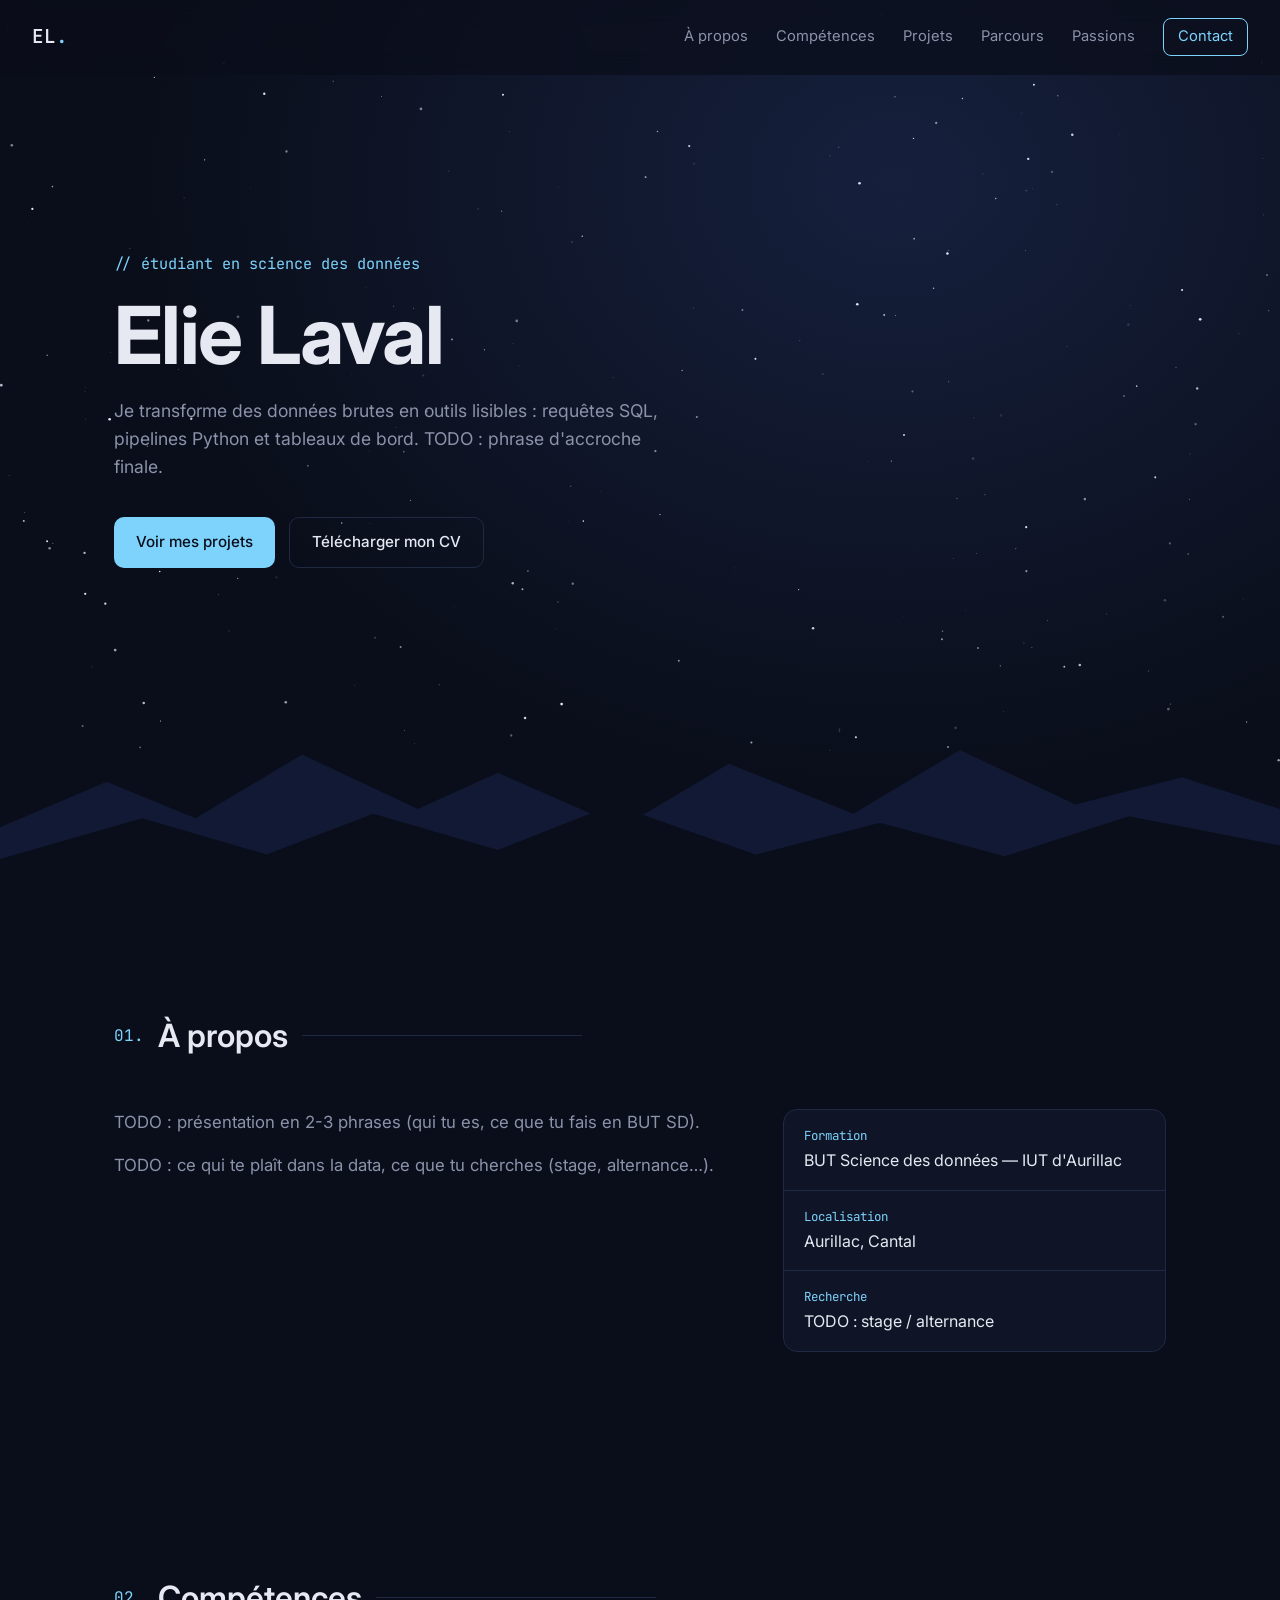
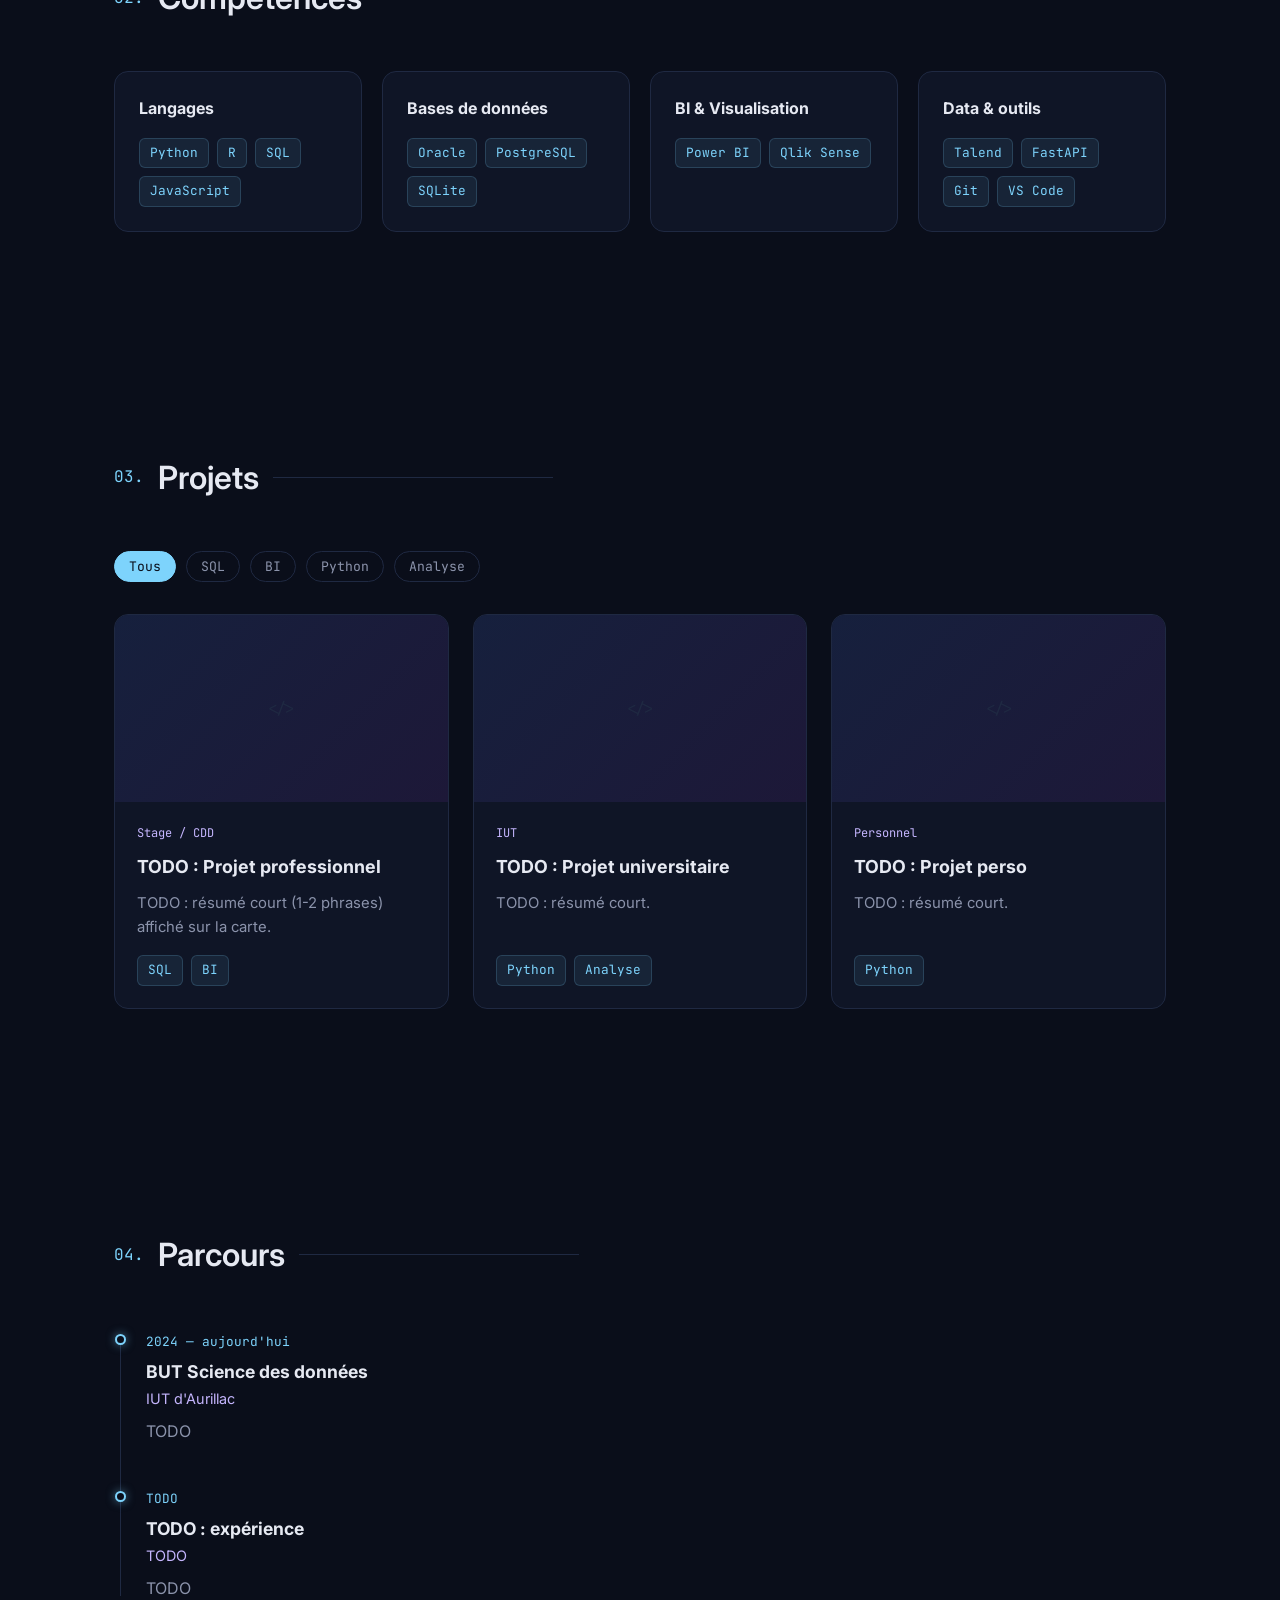
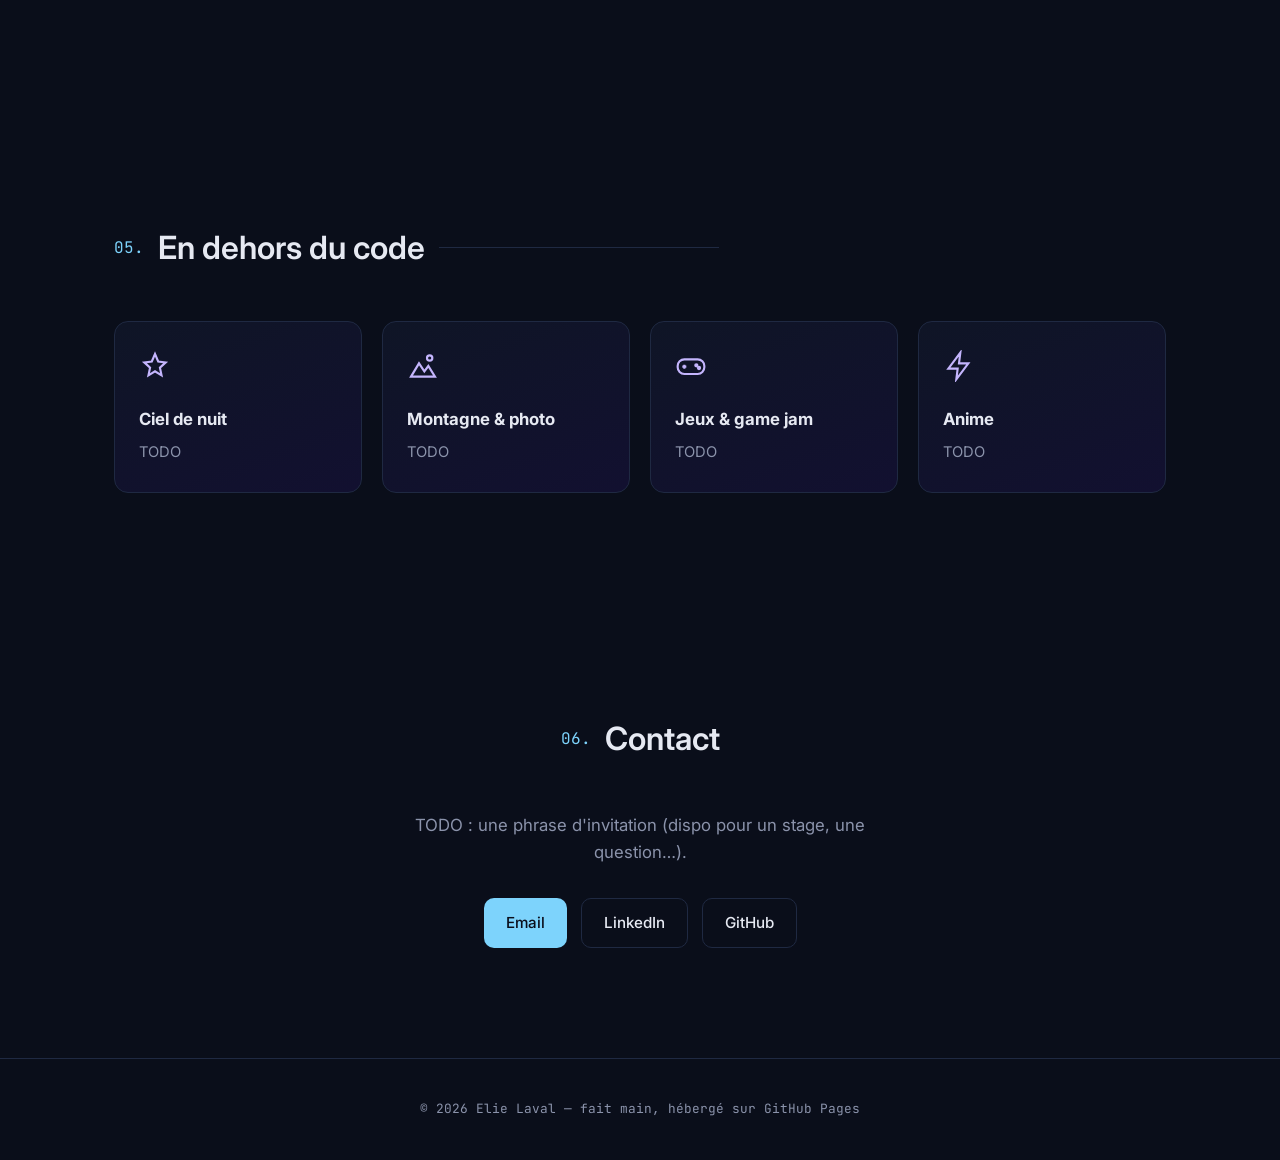
<file: index.html>
<!doctype html>
<html lang="fr">
<head>
  <meta charset="utf-8">
  <meta name="viewport" content="width=device-width, initial-scale=1">
  <title>Elie Laval — Portfolio Data</title>
  <meta name="description" content="Portfolio d'Elie Laval, étudiant en BUT Science des données à l'IUT d'Aurillac.">
  <link rel="preconnect" href="https://fonts.googleapis.com">
  <link rel="preconnect" href="https://fonts.gstatic.com" crossorigin>
  <link href="https://fonts.googleapis.com/css2?family=Inter:wght@400;500;600;700&family=JetBrains+Mono:wght@400;500&display=swap" rel="stylesheet">
  <link rel="stylesheet" href="css/style.css">
</head>
<body>
  <!-- ===== NAVIGATION ===== -->
  <header class="nav">
    <a href="#accueil" class="nav__logo">EL<span>.</span></a>
    <button class="nav__toggle" aria-label="Ouvrir le menu" aria-expanded="false">
      <span></span><span></span>
    </button>
    <nav class="nav__links">
      <a href="#apropos">À propos</a>
      <a href="#competences">Compétences</a>
      <a href="#projets">Projets</a>
      <a href="#parcours">Parcours</a>
      <a href="#passions">Passions</a>
      <a href="#contact" class="nav__cta">Contact</a>
    </nav>
  </header>

  <main>
    <!-- ===== ACCUEIL ===== -->
    <section id="accueil" class="hero">
      <canvas id="stars" aria-hidden="true"></canvas>
      <div class="hero__content container">
        <p class="mono hero__kicker" id="hero-kicker"></p>
        <h1 class="hero__title" id="hero-name"></h1>
        <p class="hero__subtitle" id="hero-tagline"></p>
        <div class="hero__actions">
          <a href="#projets" class="btn btn--primary">Voir mes projets</a>
          <a href="#" class="btn btn--ghost" id="hero-cv" target="_blank" rel="noopener">Télécharger mon CV</a>
        </div>
      </div>
      <svg class="hero__mountains" viewBox="0 0 1440 220" preserveAspectRatio="none" aria-hidden="true">
        <path class="m-back" d="M0 220 L0 140 L120 90 L220 130 L340 60 L470 120 L560 80 L700 140 L820 70 L960 125 L1080 55 L1210 115 L1330 85 L1440 120 L1440 220 Z"/>
        <path class="m-front" d="M0 220 L0 175 L160 130 L300 170 L420 125 L560 165 L690 115 L850 170 L990 135 L1130 172 L1270 128 L1440 160 L1440 220 Z"/>
      </svg>
    </section>

    <!-- ===== À PROPOS ===== -->
    <section id="apropos" class="section container">
      <h2 class="section__title"><span class="mono">01.</span> À propos</h2>
      <div class="about">
        <div class="about__text" id="about-text"></div>
        <ul class="about__facts" id="about-facts"></ul>
      </div>
    </section>

    <!-- ===== COMPÉTENCES ===== -->
    <section id="competences" class="section container">
      <h2 class="section__title"><span class="mono">02.</span> Compétences</h2>
      <div class="skills" id="skills"></div>
    </section>

    <!-- ===== PROJETS ===== -->
    <section id="projets" class="section container">
      <h2 class="section__title"><span class="mono">03.</span> Projets</h2>
      <div class="filters" id="filters" role="tablist"></div>
      <div class="projects" id="projects"></div>
    </section>

    <!-- ===== PARCOURS ===== -->
    <section id="parcours" class="section container">
      <h2 class="section__title"><span class="mono">04.</span> Parcours</h2>
      <ol class="timeline" id="timeline"></ol>
    </section>

    <!-- ===== PASSIONS ===== -->
    <section id="passions" class="section container">
      <h2 class="section__title"><span class="mono">05.</span> En dehors du code</h2>
      <div class="passions" id="passions-list"></div>
    </section>

    <!-- ===== CONTACT ===== -->
    <section id="contact" class="section container contact">
      <h2 class="section__title section__title--center"><span class="mono">06.</span> Contact</h2>
      <p class="contact__text" id="contact-text"></p>
      <div class="contact__links" id="contact-links"></div>
    </section>
  </main>

  <footer class="footer">
    <p class="mono">© <span id="year"></span> Elie Laval — fait main, hébergé sur GitHub Pages</p>
  </footer>

  <script src="js/data.js"></script>
  <script src="js/stars.js"></script>
  <script src="js/main.js"></script>
</body>
</html>
</file>
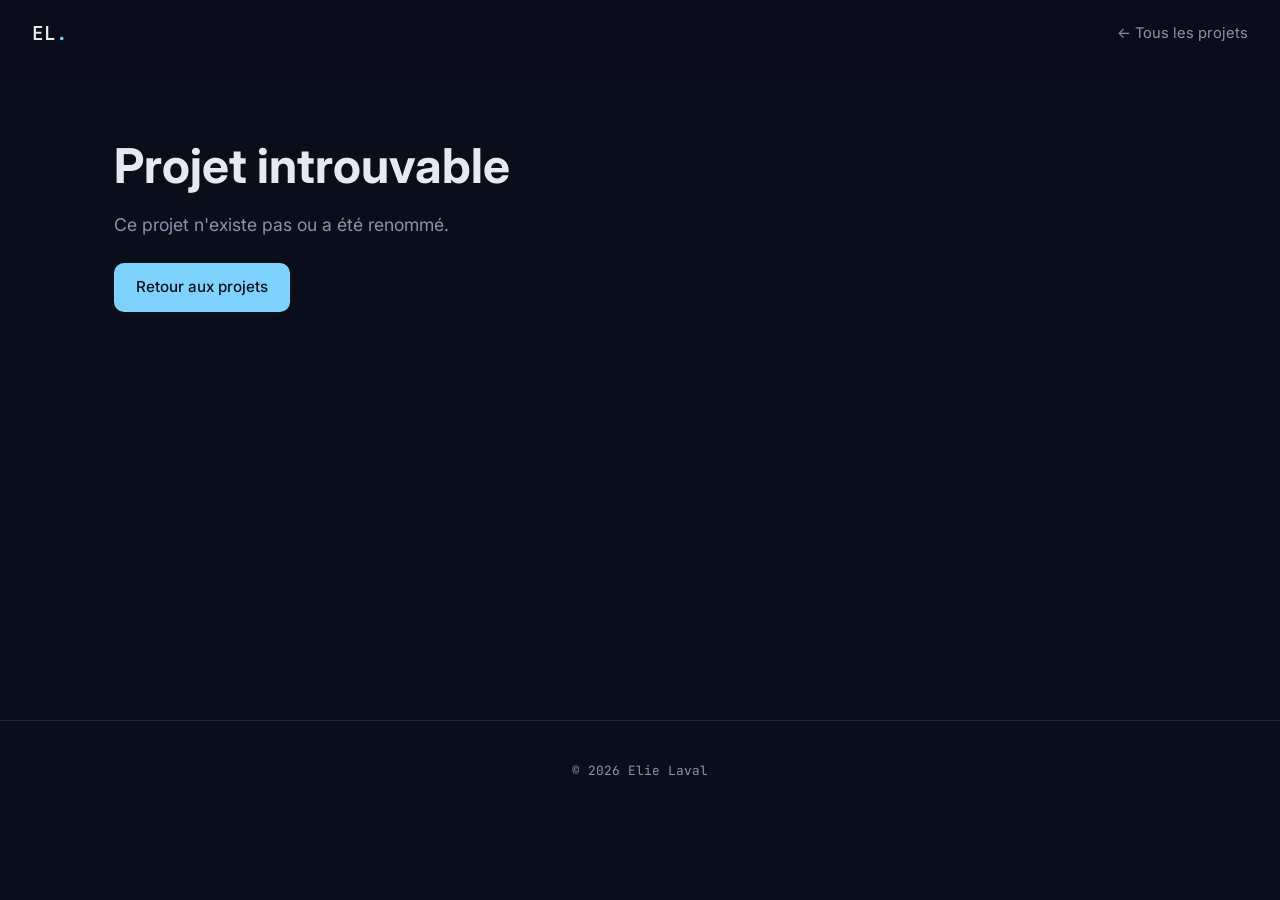
<file: projet.html>
<!doctype html>
<html lang="fr">
<head>
  <meta charset="utf-8">
  <meta name="viewport" content="width=device-width, initial-scale=1">
  <title>Projet — Elie Laval</title>
  <link rel="preconnect" href="https://fonts.googleapis.com">
  <link rel="preconnect" href="https://fonts.gstatic.com" crossorigin>
  <link href="https://fonts.googleapis.com/css2?family=Inter:wght@400;500;600;700&family=JetBrains+Mono:wght@400;500&display=swap" rel="stylesheet">
  <link rel="stylesheet" href="css/style.css">
</head>
<body class="page-project">
  <header class="nav">
    <a href="index.html" class="nav__logo">EL<span>.</span></a>
    <nav class="nav__links nav__links--static">
      <a href="index.html#projets">← Tous les projets</a>
    </nav>
  </header>

  <main class="container project-detail" id="project-detail">
    <!-- Rempli par js/projet.js à partir de js/data.js -->
  </main>

  <footer class="footer">
    <p class="mono">© <span id="year"></span> Elie Laval</p>
  </footer>

  <script src="js/data.js"></script>
  <script src="js/projet.js"></script>
</body>
</html>
</file>
<file: css/style.css>
/* =========================================================================
   STYLE — thème sombre "ciel de nuit"
   Les couleurs sont toutes dans :root, pour changer l'ambiance d'un coup.
   ========================================================================= */

:root {
  --bg:        #0a0e1a;   /* fond principal (bleu nuit) */
  --bg-alt:    #0f1526;   /* fond des cartes */
  --bg-raise:  #151c31;   /* survol */
  --line:      #1f2942;   /* bordures */
  --text:      #e6e9f2;
  --text-dim:  #8b93ab;
  --accent:    #7dd3fc;   /* bleu glacier */
  --accent-2:  #c4b5fd;   /* lavande (rappel aurore) */
  --radius:    14px;
  --maxw:      1100px;
  --font:      "Inter", system-ui, -apple-system, sans-serif;
  --mono:      "JetBrains Mono", ui-monospace, monospace;
}

*, *::before, *::after { box-sizing: border-box; margin: 0; padding: 0; }

html { scroll-behavior: smooth; scroll-padding-top: 80px; }

body {
  background: var(--bg);
  color: var(--text);
  font-family: var(--font);
  line-height: 1.6;
  -webkit-font-smoothing: antialiased;
}

a { color: inherit; text-decoration: none; }
img { max-width: 100%; display: block; }
.mono { font-family: var(--mono); }

.container {
  width: 100%;
  max-width: var(--maxw);
  margin-inline: auto;
  padding-inline: 24px;
}

/* ---------- Navigation ---------- */
.nav {
  position: fixed; inset: 0 0 auto 0; z-index: 50;
  display: flex; align-items: center; justify-content: space-between;
  padding: 18px 32px;
  background: rgba(10, 14, 26, .7);
  backdrop-filter: blur(12px);
  border-bottom: 1px solid transparent;
  transition: border-color .3s;
}
.nav.is-scrolled { border-bottom-color: var(--line); }

.nav__logo { font-family: var(--mono); font-weight: 600; font-size: 1.2rem; }
.nav__logo span { color: var(--accent); }

.nav__links { display: flex; gap: 28px; align-items: center; font-size: .92rem; }
.nav__links a { color: var(--text-dim); transition: color .2s; }
.nav__links a:hover, .nav__links a.is-active { color: var(--text); }
.nav__cta {
  border: 1px solid var(--accent); color: var(--accent) !important;
  padding: 6px 14px; border-radius: 8px;
}
.nav__cta:hover { background: rgba(125, 211, 252, .1); }

.nav__toggle { display: none; background: none; border: 0; cursor: pointer; width: 28px; height: 20px; position: relative; }
.nav__toggle span { position: absolute; left: 0; width: 100%; height: 2px; background: var(--text); transition: .3s; }
.nav__toggle span:first-child { top: 4px; }
.nav__toggle span:last-child  { bottom: 4px; }
.nav__toggle[aria-expanded="true"] span:first-child { top: 9px; transform: rotate(45deg); }
.nav__toggle[aria-expanded="true"] span:last-child  { bottom: 9px; transform: rotate(-45deg); }

/* ---------- Boutons ---------- */
.btn {
  display: inline-flex; align-items: center; gap: 8px;
  padding: 12px 22px; border-radius: 10px;
  font-weight: 500; font-size: .95rem;
  transition: transform .2s, background .2s, border-color .2s;
}
.btn:hover { transform: translateY(-2px); }
.btn--primary { background: var(--accent); color: var(--bg); }
.btn--ghost   { border: 1px solid var(--line); color: var(--text); }
.btn--ghost:hover { border-color: var(--accent); }

/* ---------- Hero ---------- */
.hero {
  position: relative; min-height: 100vh;
  display: flex; align-items: center;
  overflow: hidden;
  background: radial-gradient(ellipse at 70% 20%, #16203d 0%, var(--bg) 60%);
}
#stars { position: absolute; inset: 0; width: 100%; height: 100%; }
.hero__content { position: relative; z-index: 2; padding-bottom: 80px; }
.hero__kicker { color: var(--accent); margin-bottom: 16px; font-size: .95rem; }
.hero__title {
  font-size: clamp(2.6rem, 7vw, 5rem); font-weight: 700; line-height: 1.05;
  letter-spacing: -.02em; margin-bottom: 20px;
}
.hero__subtitle { max-width: 560px; color: var(--text-dim); font-size: 1.1rem; margin-bottom: 36px; }
.hero__actions { display: flex; flex-wrap: wrap; gap: 14px; }

.hero__mountains { position: absolute; bottom: 0; left: 0; width: 100%; height: 200px; z-index: 1; }
.m-back  { fill: #111934; }
.m-front { fill: var(--bg); }

/* ---------- Sections ---------- */
.section { padding-block: 110px; }
.section__title {
  display: flex; align-items: center; gap: 14px;
  font-size: clamp(1.6rem, 3vw, 2rem); font-weight: 600; margin-bottom: 48px;
}
.section__title .mono { color: var(--accent); font-size: 1rem; font-weight: 400; }
.section__title::after { content: ""; flex: 1; max-width: 280px; height: 1px; background: var(--line); }
.section__title--center { justify-content: center; }
.section__title--center::after { display: none; }

/* Apparition au scroll */
.reveal { opacity: 0; transform: translateY(24px); transition: opacity .7s ease, transform .7s ease; }
.reveal.is-visible { opacity: 1; transform: none; }

/* ---------- À propos ---------- */
.about { display: grid; grid-template-columns: 1.6fr 1fr; gap: 56px; align-items: start; }
.about__text p { color: var(--text-dim); margin-bottom: 16px; font-size: 1.05rem; }
.about__facts { list-style: none; border: 1px solid var(--line); border-radius: var(--radius); background: var(--bg-alt); }
.about__facts li { padding: 16px 20px; border-bottom: 1px solid var(--line); }
.about__facts li:last-child { border-bottom: 0; }
.about__facts span { display: block; font-family: var(--mono); font-size: .78rem; color: var(--accent); margin-bottom: 2px; }

/* ---------- Compétences ---------- */
.skills { display: grid; grid-template-columns: repeat(auto-fit, minmax(230px, 1fr)); gap: 20px; }
.skill-card {
  background: var(--bg-alt); border: 1px solid var(--line); border-radius: var(--radius);
  padding: 24px;
}
.skill-card h3 { font-size: 1rem; margin-bottom: 16px; }
.chips { display: flex; flex-wrap: wrap; gap: 8px; }
.chip {
  font-family: var(--mono); font-size: .8rem;
  padding: 4px 10px; border-radius: 6px;
  background: rgba(125, 211, 252, .08); color: var(--accent);
  border: 1px solid rgba(125, 211, 252, .18);
}

/* ---------- Projets ---------- */
.filters { display: flex; flex-wrap: wrap; gap: 10px; margin-bottom: 32px; }
.filter {
  font-family: var(--mono); font-size: .82rem;
  padding: 6px 14px; border-radius: 20px; cursor: pointer;
  background: transparent; color: var(--text-dim); border: 1px solid var(--line);
  transition: .2s;
}
.filter:hover { color: var(--text); }
.filter.is-active { background: var(--accent); color: var(--bg); border-color: var(--accent); }

.projects { display: grid; grid-template-columns: repeat(auto-fill, minmax(300px, 1fr)); gap: 24px; }
.project-card {
  display: flex; flex-direction: column;
  background: var(--bg-alt); border: 1px solid var(--line); border-radius: var(--radius);
  overflow: hidden; transition: transform .25s, border-color .25s, background .25s;
}
.project-card:hover { transform: translateY(-4px); border-color: rgba(125, 211, 252, .4); background: var(--bg-raise); }
.project-card__img {
  aspect-ratio: 16 / 9; background: linear-gradient(135deg, #16203d, #1d1838);
  display: grid; place-items: center; color: var(--line); font-family: var(--mono);
}
.project-card__img img { width: 100%; height: 100%; object-fit: cover; }
.project-card__body { padding: 22px; display: flex; flex-direction: column; gap: 10px; flex: 1; }
.project-card__ctx { font-family: var(--mono); font-size: .75rem; color: var(--accent-2); }
.project-card h3 { font-size: 1.12rem; }
.project-card p { color: var(--text-dim); font-size: .93rem; flex: 1; }
.project-card .chips { margin-top: 6px; }
.project-card.is-hidden { display: none; }

/* ---------- Parcours ---------- */
.timeline { list-style: none; position: relative; padding-left: 32px; }
.timeline::before { content: ""; position: absolute; left: 6px; top: 6px; bottom: 6px; width: 1px; background: var(--line); }
.timeline li { position: relative; padding-bottom: 40px; }
.timeline li:last-child { padding-bottom: 0; }
.timeline li::before {
  content: ""; position: absolute; left: -31px; top: 6px;
  width: 11px; height: 11px; border-radius: 50%;
  background: var(--bg); border: 2px solid var(--accent);
  box-shadow: 0 0 10px rgba(125, 211, 252, .5);
}
.timeline__date { font-family: var(--mono); font-size: .8rem; color: var(--accent); }
.timeline h3 { font-size: 1.1rem; margin-top: 4px; }
.timeline__lieu { color: var(--accent-2); font-size: .9rem; }
.timeline p { color: var(--text-dim); margin-top: 8px; max-width: 640px; }

/* ---------- Passions ---------- */
.passions { display: grid; grid-template-columns: repeat(auto-fit, minmax(220px, 1fr)); gap: 20px; }
.passion {
  position: relative; overflow: hidden;
  padding: 28px 24px; border-radius: var(--radius);
  background: linear-gradient(160deg, var(--bg-alt), #121030);
  border: 1px solid var(--line);
}
.passion svg { width: 32px; height: 32px; color: var(--accent-2); margin-bottom: 16px; }
.passion h3 { font-size: 1.05rem; margin-bottom: 8px; }
.passion p { color: var(--text-dim); font-size: .92rem; }

/* ---------- Contact ---------- */
.contact { text-align: center; }
.contact__text { color: var(--text-dim); max-width: 520px; margin: 0 auto 32px; font-size: 1.05rem; }
.contact__links { display: flex; flex-wrap: wrap; justify-content: center; gap: 14px; }

/* ---------- Footer ---------- */
.footer { text-align: center; padding: 40px 24px; color: var(--text-dim); font-size: .8rem; border-top: 1px solid var(--line); }

/* ---------- Page projet ---------- */
.page-project main { padding-top: 130px; padding-bottom: 80px; min-height: 80vh; }
.nav__links--static { display: flex; }
.project-detail__ctx { font-family: var(--mono); color: var(--accent-2); font-size: .85rem; }
.project-detail h1 { font-size: clamp(2rem, 5vw, 3rem); line-height: 1.15; margin: 8px 0 18px; }
.project-detail__resume { color: var(--text-dim); font-size: 1.1rem; max-width: 720px; margin-bottom: 24px; }
.project-detail__img { border-radius: var(--radius); border: 1px solid var(--line); margin: 36px 0; overflow: hidden; }
.project-detail__links { display: flex; gap: 12px; margin-top: 24px; }
.project-detail section { margin-top: 44px; max-width: 760px; }
.project-detail section h2 { font-size: 1.25rem; margin-bottom: 10px; color: var(--accent); }
.project-detail section p { color: var(--text-dim); }

/* ---------- Responsive ---------- */
@media (max-width: 820px) {
  .nav { padding: 16px 20px; }
  .nav__toggle { display: block; }
  .nav__links:not(.nav__links--static) {
    position: fixed; inset: 64px 0 auto 0;
    flex-direction: column; gap: 22px; padding: 32px;
    background: var(--bg); border-bottom: 1px solid var(--line);
    transform: translateY(-120%); transition: transform .3s;
  }
  .nav__links.is-open { transform: none; }
  .about { grid-template-columns: 1fr; gap: 32px; }
  .section { padding-block: 80px; }
  .hero__mountains { height: 120px; }
}

@media (prefers-reduced-motion: reduce) {
  html { scroll-behavior: auto; }
  .reveal { opacity: 1; transform: none; transition: none; }
}
</file>
